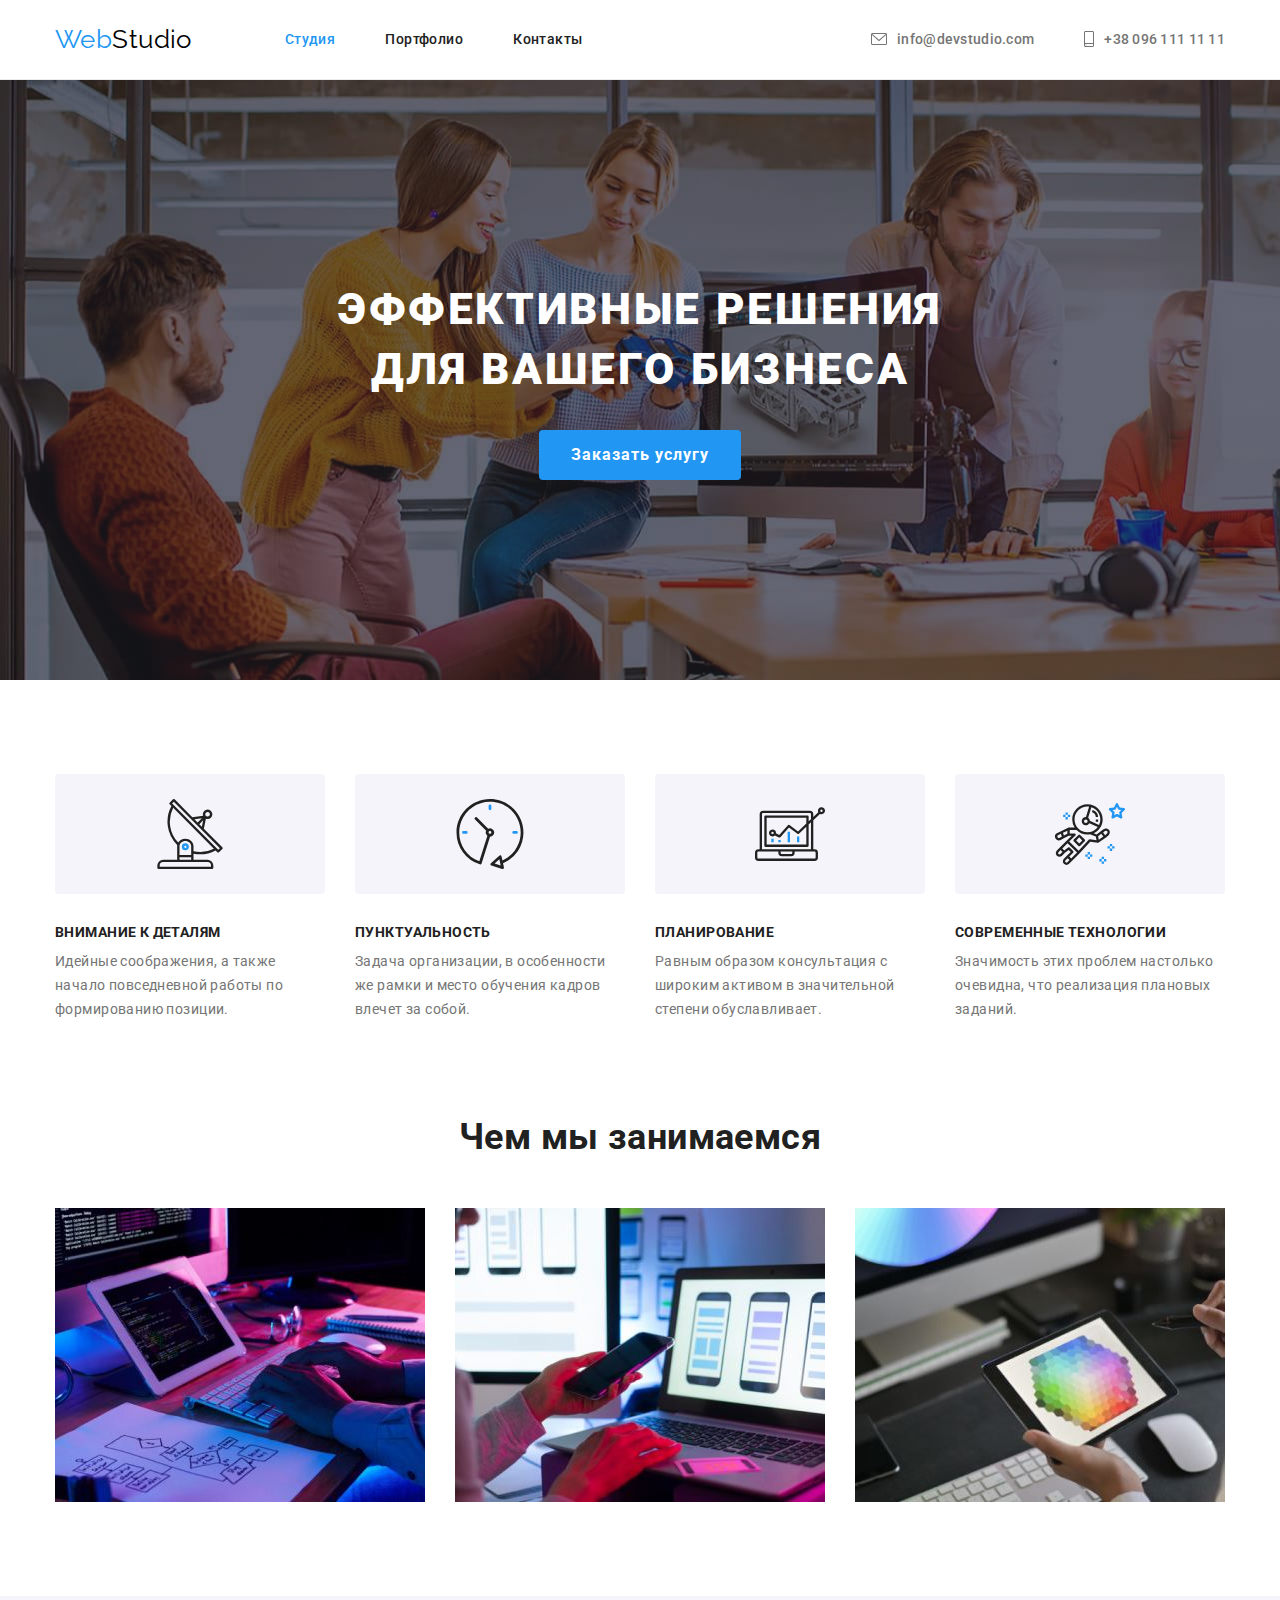
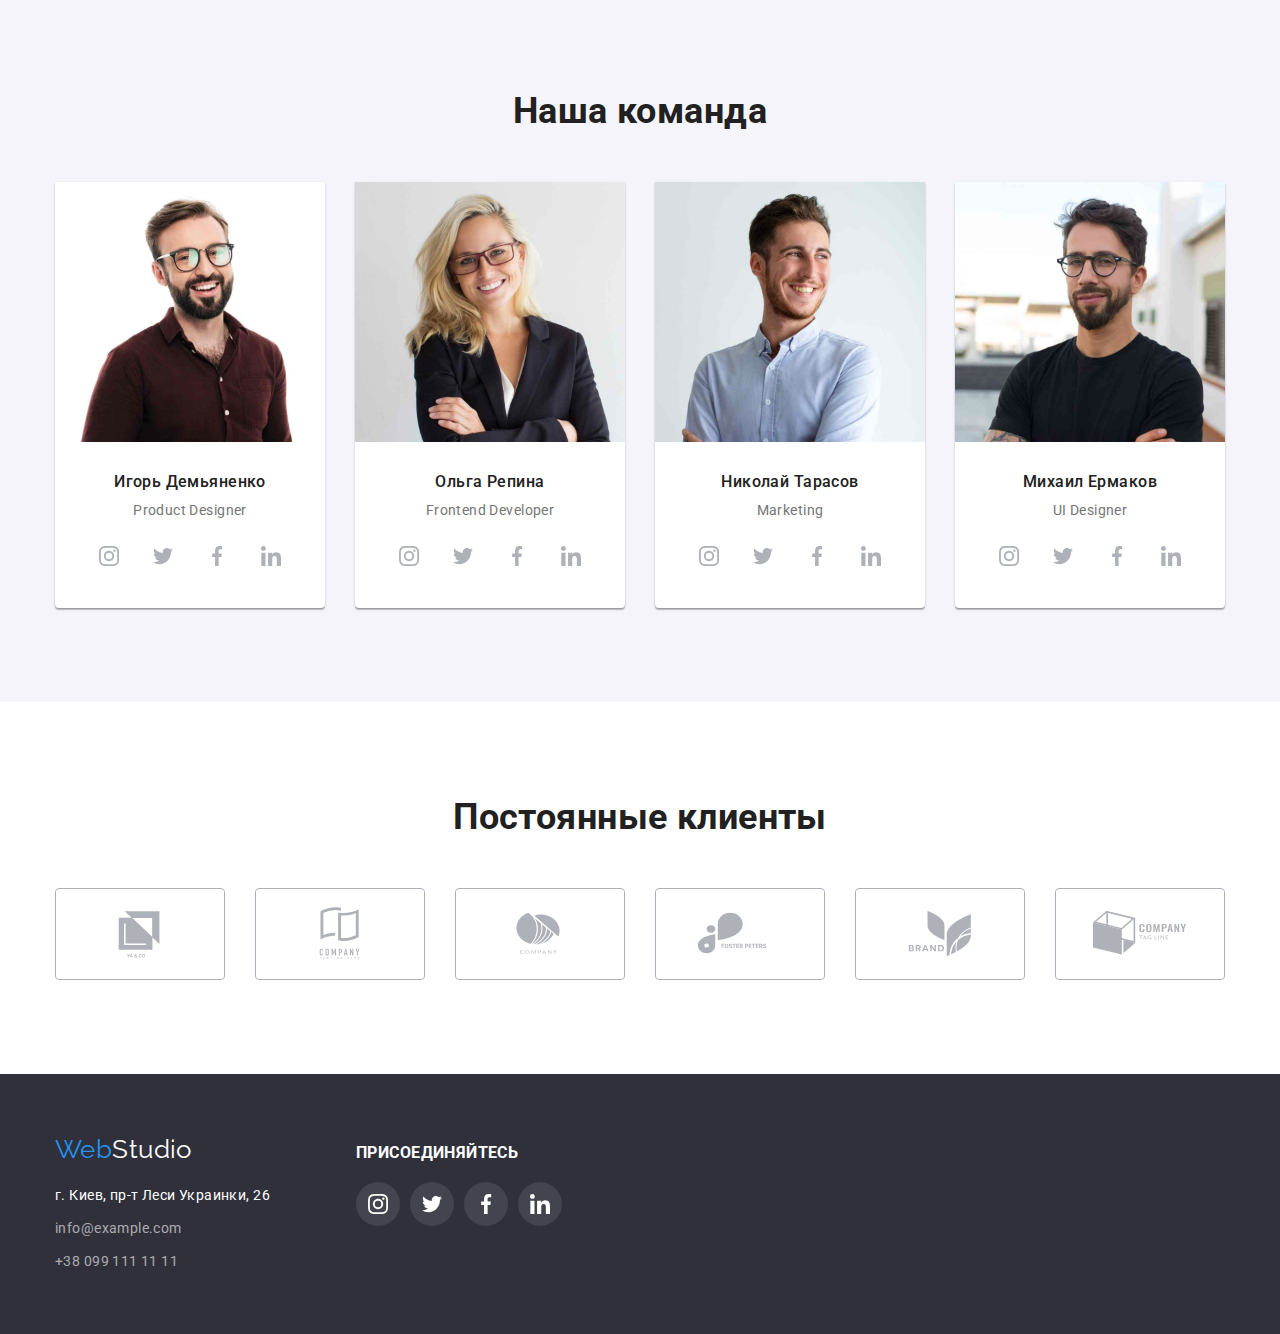
<file: index.html>
<!DOCTYPE html>
<html lang="ru">
  <head>
    <meta charset="UTF-8" />
    <meta http-equiv="X-UA-Compatible" content="IE=edge" />
    <meta name="viewport" content="width=device-width, initial-scale=1.0" />
    <title>Студия</title>
    <link rel="preconnect" href="https://fonts.googleapis.com" />
    <link rel="preconnect" href="https://fonts.gstatic.com" crossorigin />
    <link
      href="https://fonts.googleapis.com/css2?family=Raleway:wght@700&family=Roboto:wght@400;500;700;900&display=swap"
      rel="stylesheet"
    />
    <link
      rel="stylesheet"
      href="https://cdnjs.cloudflare.com/ajax/libs/modern-normalize/1.1.0/modern-normalize.css"
      integrity="sha512-Y0MM+V6ymRKN2zStTqzQ227DWhhp4Mzdo6gnlRnuaNCbc+YN/ZH0sBCLTM4M0oSy9c9VKiCvd4Jk44aCLrNS5Q=="
      crossorigin="anonymous"
      referrerpolicy="no-referrer"
    />
    <link rel="stylesheet" href="css/style.css" />
  </head>
  <body>
    <!--Site-header-->
    <header class="site-header">
      <div class="container header">
        <a href="./index.html" class="logo"><span class="logo blue">Web</span>Studio</a>
        <nav class="navigation">
          <ul class="navigation-list">
            <li class="nav-item"><a class="nav-link current" href="./index.html">Студия</a></li>
            <li class="nav-item"><a class="nav-link" href="./portfolio.html">Портфолио</a></li>
            <li class="nav-item"><a class="nav-link" href="">Контакты</a></li>
          </ul>
        </nav>
        <ul class="contact-list">
          <li class="cantact-item">
            <a class="contact-link" href="mailto:info@devstudio.com">
              <svg class="contact-mail-icon" width="16" height="12">
                <use href="./images/icons.svg#icon-envelope"></use>
              </svg>
              info@devstudio.com
            </a>
          </li>
          <li class="cantact-item">
            <a class="contact-link" href="tel:+380961111111">
              <svg class="contact-smart-icon" width="10" height="16">
                <use href="./images/icons.svg#icon-smartphone"></use>
              </svg>
              +38 096 111 11 11
            </a>
          </li>
        </ul>
      </div>
    </header>
    <!--Main content-->
    <main>
      <!--Hero-->
      <section class="section hero hero-image">
        <div class="container hero">
          <h1 class="hero-title">Эффективные решения для вашего бизнеса</h1>
          <button class="hero-btn" type="button">Заказать услугу</button>
        </div>
      </section>
      <!--Work-->
      <section class="section work">
        <div class="container">
          <h2 class="work-title">Work</h2>
          <ul class="work-list">
            <li class="work-item">
              <div class="work-icon-wrap">
                <svg class="work-icon" width="70" height="70">
                  <use href="./images/icons.svg#icon-antenna"></use>
                </svg>
              </div>
              <h3 class="work-subtitle">Внимание к деталям</h3>
              <p class="work-text">
                Идейные соображения, а также начало повседневной работы по формированию позиции.
              </p>
            </li>
            <li class="work-item">
              <div class="work-icon-wrap">
                <svg class="work-icon" width="70" height="70">
                  <use href="./images/icons.svg#icon-clock"></use>
                </svg>
              </div>
              <h3 class="work-subtitle">Пунктуальность</h3>
              <p class="work-text">
                Задача организации, в особенности же рамки и место обучения кадров влечет за собой.
              </p>
            </li>
            <li class="work-item">
              <div class="work-icon-wrap">
                <svg class="work-icon" width="70" height="70">
                  <use href="./images/icons.svg#icon-diagram"></use>
                </svg>
              </div>
              <h3 class="work-subtitle">Планирование</h3>
              <p class="work-text">
                Равным образом консультация с широким активом в значительной степени обуславливает.
              </p>
            </li>
            <li class="work-item">
              <div class="work-icon-wrap">
                <svg class="work-icon" width="70" height="70">
                  <use href="./images/icons.svg#icon-astronaut"></use>
                </svg>
              </div>
              <h3 class="work-subtitle">Современные технологии</h3>
              <p class="work-text">
                Значимость этих проблем настолько очевидна, что реализация плановых заданий.
              </p>
            </li>
          </ul>
        </div>
      </section>
      <!--About-->
      <section class="section about">
        <div class="container">
          <h2 class="about-title">Чем мы занимаемся</h2>
          <ul class="about-list">
            <li class="about-item">
              <img class="about-img" src="./images/box1.jpg" alt="Программирование" width="370" />
            </li>
            <li class="about-item">
              <img
                class="about-img"
                src="./images/box2.jpg"
                alt="Мобильные приложения"
                width="370"
              />
            </li>
            <li class="about-item">
              <img class="about-img" src="./images/box3.jpg" alt="Дизайн" width="370" />
            </li>
          </ul>
        </div>
      </section>
      <!--Team-->
      <section class="section team">
        <div class="container">
          <h2 class="team-title">Наша команда</h2>
          <ul class="team-list">
            <li class="team-item">
              <img class="team-img" src="./images/ProductDesigner.jpg" alt="Игорь Демьяненко" />
              <h3 class="team-subtitle">Игорь Демьяненко</h3>
              <p class="team-text" lang="en">Product Designer</p>
              <ul class="team-links">
                <li class="links-item">
                  <a class="social-link" href="">
                    <svg class="social-icon" width="20" height="20">
                      <use href="./images/icons.svg#icon-instagram"></use>
                    </svg>
                  </a>
                </li>
                <li class="links-item">
                  <a class="social-link" href="">
                    <svg class="social-icon" width="20" height="20">
                      <use href="./images/icons.svg#icon-twitter"></use>
                    </svg>
                  </a>
                </li>
                <li class="links-item">
                  <a class="social-link" href="">
                    <svg class="social-icon" width="20" height="20">
                      <use href="./images/icons.svg#icon-facebook"></use>
                    </svg>
                  </a>
                </li>
                <li class="links-item">
                  <a class="social-link" href="">
                    <svg class="social-icon" width="20" height="20">
                      <use href="./images/icons.svg#icon-linkedin"></use>
                    </svg>
                  </a>
                </li>
              </ul>
            </li>
            <li class="team-item">
              <img class="team-img" src="./images/FrontendDeveloper.jpg" alt="Ольга Репина" />
              <h3 class="team-subtitle">Ольга Репина</h3>
              <p class="team-text" lang="en">Frontend Developer</p>
              <ul class="team-links">
                <li class="links-item">
                  <a class="social-link" href="">
                    <svg class="social-icon" width="20" height="20">
                      <use href="./images/icons.svg#icon-instagram"></use>
                    </svg>
                  </a>
                </li>
                <li class="links-item">
                  <a class="social-link" href="">
                    <svg class="social-icon" width="20" height="20">
                      <use href="./images/icons.svg#icon-twitter"></use>
                    </svg>
                  </a>
                </li>
                <li class="links-item">
                  <a class="social-link" href="">
                    <svg class="social-icon" width="20" height="20">
                      <use href="./images/icons.svg#icon-facebook"></use>
                    </svg>
                  </a>
                </li>
                <li class="links-item">
                  <a class="social-link" href="">
                    <svg class="social-icon" width="20" height="20">
                      <use href="./images/icons.svg#icon-linkedin"></use>
                    </svg>
                  </a>
                </li>
              </ul>
            </li>
            <li class="team-item">
              <img class="team-img" src="./images/Marketing.jpg" alt="Николай Тарасов" />
              <h3 class="team-subtitle">Николай Тарасов</h3>
              <p class="team-text" lang="en">Marketing</p>
              <ul class="team-links">
                <li class="links-item">
                  <a class="social-link" href="">
                    <svg class="social-icon" width="20" height="20">
                      <use href="./images/icons.svg#icon-instagram"></use>
                    </svg>
                  </a>
                </li>
                <li class="links-item">
                  <a class="social-link" href="">
                    <svg class="social-icon" width="20" height="20">
                      <use href="./images/icons.svg#icon-twitter"></use>
                    </svg>
                  </a>
                </li>
                <li class="links-item">
                  <a class="social-link" href="">
                    <svg class="social-icon" width="20" height="20">
                      <use href="./images/icons.svg#icon-facebook"></use>
                    </svg>
                  </a>
                </li>
                <li class="links-item">
                  <a class="social-link" href="">
                    <svg class="social-icon" width="20" height="20">
                      <use href="./images/icons.svg#icon-linkedin"></use>
                    </svg>
                  </a>
                </li>
              </ul>
            </li>
            <li class="team-item">
              <img class="team-img" src="./images/UIDesigner.jpg" alt="Михаил Ермаков" />
              <h3 class="team-subtitle">Михаил Ермаков</h3>
              <p class="team-text" lang="en">UI Designer</p>
              <ul class="team-links">
                <li class="links-item">
                  <a class="social-link" href="">
                    <svg class="social-icon" width="20" height="20">
                      <use href="./images/icons.svg#icon-instagram"></use>
                    </svg>
                  </a>
                </li>
                <li class="links-item">
                  <a class="social-link" href="">
                    <svg class="social-icon" width="20" height="20">
                      <use href="./images/icons.svg#icon-twitter"></use>
                    </svg>
                  </a>
                </li>
                <li class="links-item">
                  <a class="social-link" href="">
                    <svg class="social-icon" width="20" height="20">
                      <use href="./images/icons.svg#icon-facebook"></use>
                    </svg>
                  </a>
                </li>
                <li class="links-item">
                  <a class="social-link" href="">
                    <svg class="social-icon" width="20" height="20">
                      <use href="./images/icons.svg#icon-linkedin"></use>
                    </svg>
                  </a>
                </li>
              </ul>
            </li>
          </ul>
        </div>
      </section>
    </main>

    <!-- Our clients -->
    <section class="section">
      <div class="container">
        <h2 class="clients-title">Постоянные клиенты</h2>
        <ul class="clients-list">
          <li class="client-item">
            <a class="client-link" href="">
              <svg class="client-logo" width="106" height="60">
                <use href="./images/icons.svg#icon-Logo1"></use>
              </svg>
            </a>
          </li>
          <li class="client-item">
            <a class="client-link" href="">
              <svg class="client-logo" width="106" height="60">
                <use href="./images/icons.svg#icon-Logo2"></use>
              </svg>
            </a>
          </li>
          <li class="client-item">
            <a class="client-link" href="">
              <svg class="client-logo" width="106" height="60">
                <use href="./images/icons.svg#icon-Logo3"></use>
              </svg>
            </a>
          </li>
          <li class="client-item">
            <a class="client-link" href="">
              <svg class="client-logo" width="106" height="60">
                <use href="./images/icons.svg#icon-Logo4"></use>
              </svg>
            </a>
          </li>
          <li class="client-item">
            <a class="client-link" href="">
              <svg class="client-logo" width="106" height="60">
                <use href="./images/icons.svg#icon-Logo5"></use>
              </svg>
            </a>
          </li>
          <li class="client-item">
            <a class="client-link" href="">
              <svg class="client-logo" width="106" height="60">
                <use href="./images/icons.svg#icon-Logo6"></use>
              </svg>
            </a>
          </li>
        </ul>
      </div>
    </section>

    <!--Footer-->
    <footer class="section-footer">
      <div class="container footer">
        <div class="footer-wrapper">
          <a class="footer-logo" href="./index.html"><span class="blue">Web</span>Studio</a>
          <address class="footer-contact">
            <ul class="footer-list">
              <li class="footer-item">
                <a
                  class="link-footer"
                  href="https://goo.gl/maps/piqngm7oDQpEDh6u6"
                  target="_blank"
                  rel="noopener nofollow noreferrer"
                  >г. Киев, пр-т Леси Украинки, 26
                </a>
              </li>
              <li class="footer-item">
                <a class="link-footer opacity" href="mailto:info@example.com">info@example.com</a>
              </li>
              <li class="footer-item">
                <a class="link-footer opacity" href="tel:+380991111111">+38 099 111 11 11</a>
              </li>
            </ul>
          </address>
        </div>
        <div class="footer-soc-wrapper">
          <h3 class="footer-soc-subtitle">Присоединяйтесь</h3>
          <ul class="footer-soc-links">
            <li class="footer-soc-item">
              <a class="footer-soc-link" href="">
                <svg class="footer-soc-icon" width="20" height="20">
                  <use href="./images/icons.svg#icon-instagram_footer"></use>
                </svg>
              </a>
            </li>
            <li class="footer-soc-item">
              <a class="footer-soc-link" href="">
                <svg class="footer-soc-icon" width="20" height="20">
                  <use href="./images/icons.svg#icon-twitter_footer"></use>
                </svg>
              </a>
            </li>
            <li class="footer-soc-item">
              <a class="footer-soc-link" href="">
                <svg class="footer-soc-icon" width="20" height="20">
                  <use href="./images/icons.svg#icon-facebook_footer"></use>
                </svg>
              </a>
            </li>
            <li class="footer-soc-item">
              <a class="footer-soc-link" href="">
                <svg class="footer-soc-icon" width="20" height="20">
                  <use href="./images/icons.svg#icon-linkedin_footer"></use>
                </svg>
              </a>
            </li>
          </ul>
        </div>
      </div>
    </footer>
  </body>
</html>
</file>
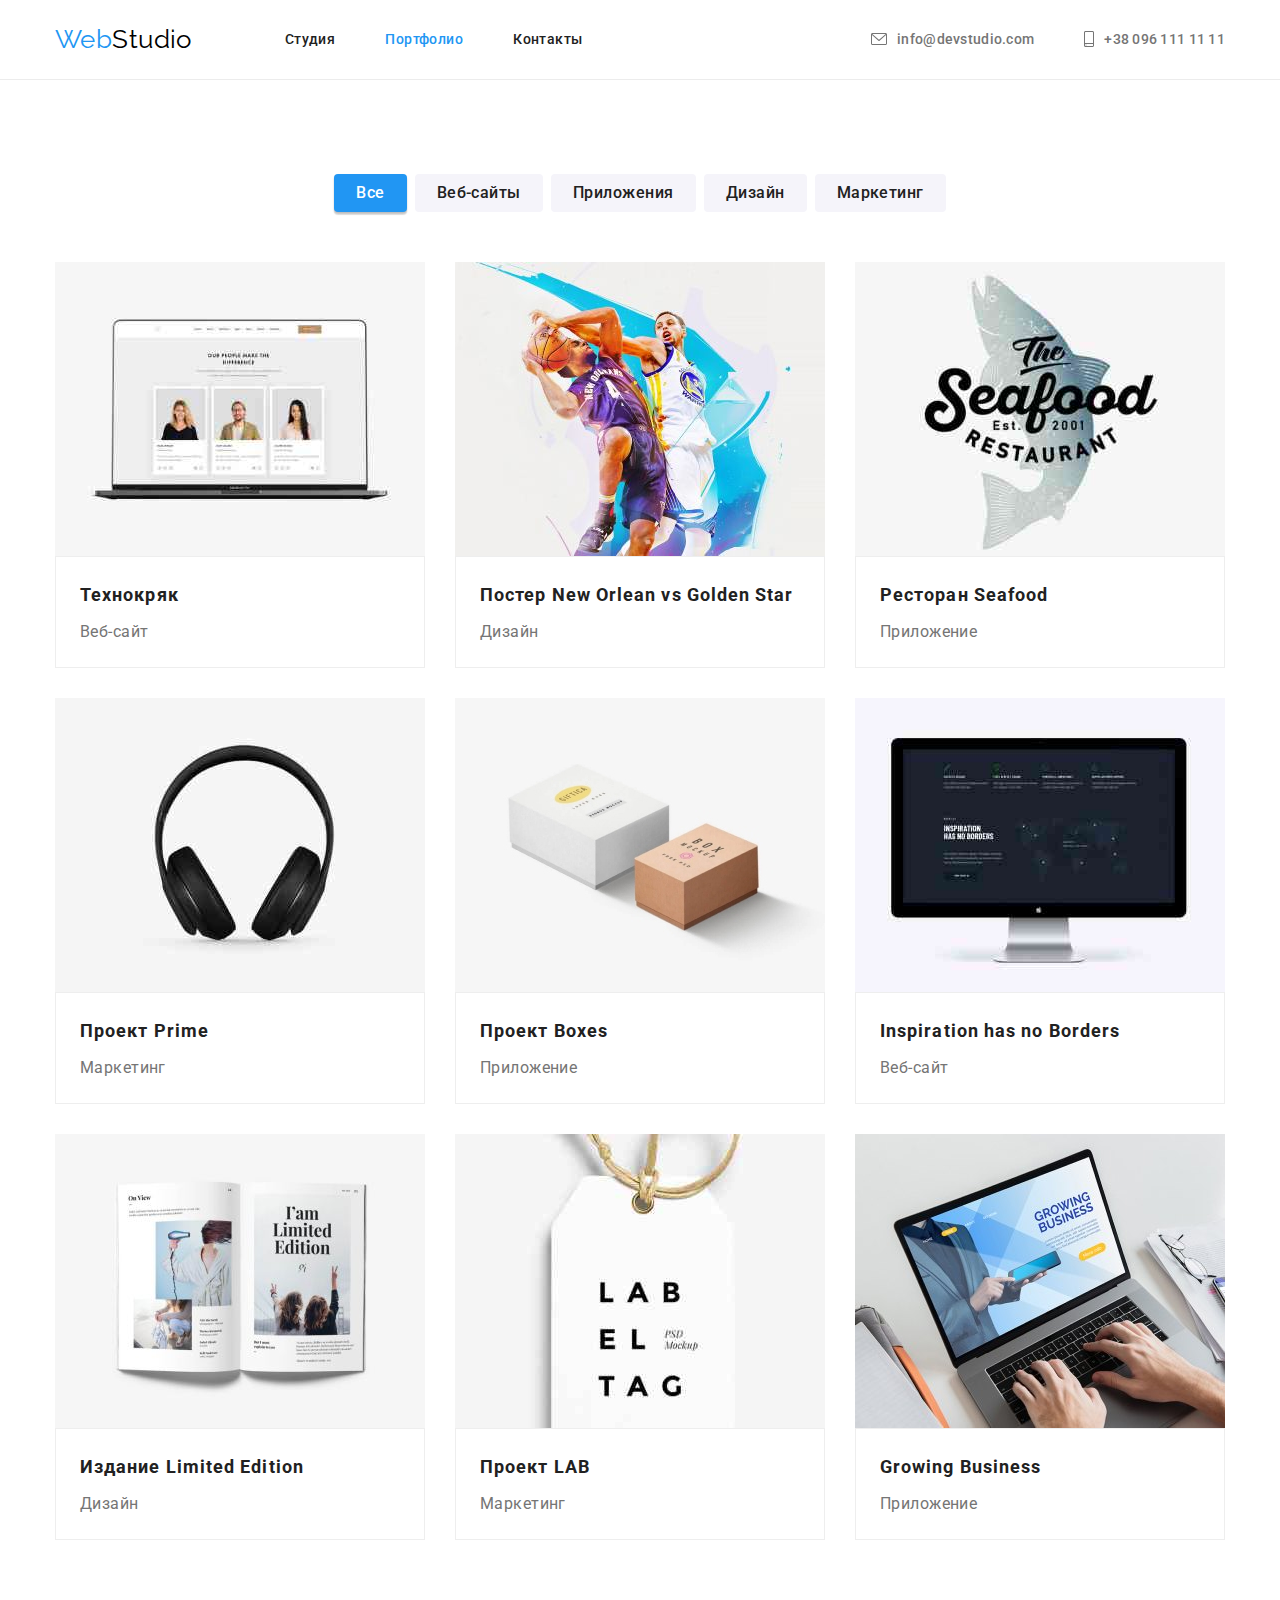
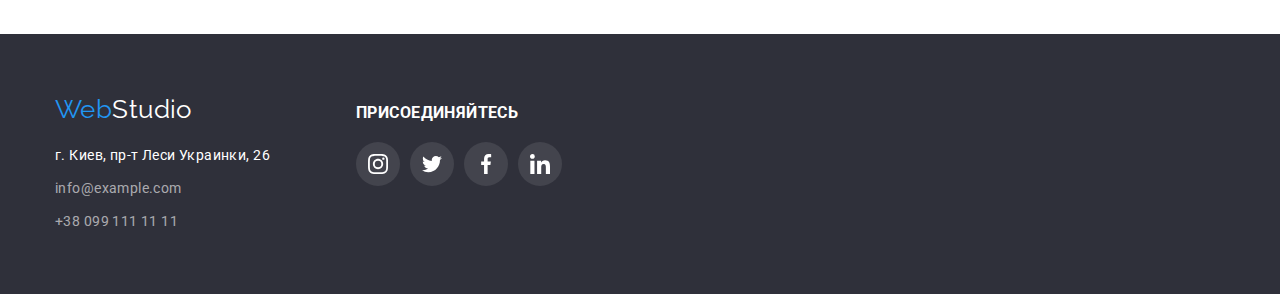
<file: portfolio.html>
<!DOCTYPE html>
<html lang="en">
  <head>
    <meta charset="UTF-8" />
    <meta http-equiv="X-UA-Compatible" content="IE=edge" />
    <meta name="viewport" content="width=device-width, initial-scale=1.0" />
    <title>Портфолио</title>
    <link rel="preconnect" href="https://fonts.googleapis.com" />
    <link rel="preconnect" href="https://fonts.gstatic.com" crossorigin />
    <link
      href="https://fonts.googleapis.com/css2?family=Raleway:wght@700&family=Roboto:wght@400;500;700;900&display=swap"
      rel="stylesheet"
    />
    <link
      rel="stylesheet"
      href="https://cdnjs.cloudflare.com/ajax/libs/modern-normalize/1.1.0/modern-normalize.css"
      integrity="sha512-Y0MM+V6ymRKN2zStTqzQ227DWhhp4Mzdo6gnlRnuaNCbc+YN/ZH0sBCLTM4M0oSy9c9VKiCvd4Jk44aCLrNS5Q=="
      crossorigin="anonymous"
      referrerpolicy="no-referrer"
    />
    <link rel="stylesheet" href="css/style.css" />
  </head>
  <body>
    <!--Site header-->
    <header class="site-header">
      <div class="container header">
        <a href="./index.html" class="logo"><span class="logo blue">Web</span>Studio</a>
        <nav class="navigation">
          <ul class="navigation-list">
            <li class="nav-item"><a class="nav-link" href="./index.html">Студия</a></li>
            <li class="nav-item">
              <a class="nav-link current" href="./portfolio.html">Портфолио</a>
            </li>
            <li class="nav-item"><a class="nav-link" href="">Контакты</a></li>
          </ul>
        </nav>
        <ul class="contact-list">
          <li class="cantact-item">
            <a class="contact-link" href="mailto:info@devstudio.com">
              <svg class="contact-mail-icon" width="16" height="12">
                <use href="./images/icons.svg#icon-envelope"></use>
              </svg>
              info@devstudio.com
            </a>
          </li>
          <li class="cantact-item">
            <a class="contact-link" href="tel:+380961111111">
              <svg class="contact-smart-icon" width="10" height="16">
                <use href="./images/icons.svg#icon-smartphone"></use>
              </svg>
              +38 096 111 11 11
            </a>
          </li>
        </ul>
      </div>
    </header>
    <main>
      <!--Portfolio-->
      <section class="section portfolio">
        <div class="container">
          <h1 class="portfolio-title">Portfolio</h1>
          <ul class="portfolio-filter">
            <li class="filter-item">
              <button class="filter-btn current" type="button">Все</button>
            </li>
            <li class="filter-item"><button class="filter-btn" type="button">Веб-сайты</button></li>
            <li class="filter-item">
              <button class="filter-btn" type="button">Приложения</button>
            </li>
            <li class="filter-item"><button class="filter-btn" type="button">Дизайн</button></li>
            <li class="filter-item"><button class="filter-btn" type="button">Маркетинг</button></li>
          </ul>
          <ul class="portfolio-list">
            <li class="portfolio-item">
              <a class="portfolio-link" href="">
                <img
                  class="portfolio-img"
                  src="./images/website.jpg"
                  alt="Пример сайта Технокряк"
                  width="370"
                />
                <div class="portfolio-box">
                  <h2 class="portfolio-subtitle">Технокряк</h2>
                  <p class="portfolio-text">Веб-сайт</p>
                </div>
              </a>
            </li>
            <li class="portfolio-item">
              <a class="portfolio-link" href="">
                <img
                  class="portfolio-img"
                  src="./images/design.jpg"
                  alt="Пример дизайна постер New Orlean vs Golden Star"
                  width="370"
                />
                <div class="portfolio-box">
                  <h2 class="portfolio-subtitle">Постер New Orlean vs Golden Star</h2>
                  <p class="portfolio-text">Дизайн</p>
                </div>
              </a>
            </li>
            <li class="portfolio-item">
              <a class="portfolio-link" href="">
                <img
                  class="portfolio-img"
                  src="./images/app.jpg"
                  alt="Пример приложение ресторан Seafood"
                  width="370"
                />
                <div class="portfolio-box">
                  <h2 class="portfolio-subtitle" lang="en">Ресторан Seafood</h2>
                  <p class="portfolio-text">Приложение</p>
                </div>
              </a>
            </li>
            <li class="portfolio-item">
              <a class="portfolio-link" href="">
                <img
                  class="portfolio-img"
                  src="./images/marketing1.jpg"
                  alt="Пример маркетинга проект Prime"
                  width="370"
                />
                <div class="portfolio-box">
                  <h2 class="portfolio-subtitle" lang="en">Проект Prime</h2>
                  <p class="portfolio-text">Маркетинг</p>
                </div>
              </a>
            </li>
            <li class="portfolio-item">
              <a class="portfolio-link" href="">
                <img
                  class="portfolio-img"
                  src="./images/app2.jpg"
                  alt="Пример приложение проект Boxes"
                  width="370"
                />
                <div class="portfolio-box">
                  <h2 class="portfolio-subtitle" lang="en">Проект Boxes</h2>
                  <p class="portfolio-text">Приложение</p>
                </div>
              </a>
            </li>
            <li class="portfolio-item">
              <a class="portfolio-link" href="">
                <img
                  class="portfolio-img"
                  src="./images/website2.jpg"
                  alt="Пример сайта Inspiration has no Borders"
                  width="370"
                />
                <div class="portfolio-box">
                  <h2 class="portfolio-subtitle" lang="en">Inspiration has no Borders</h2>
                  <p class="portfolio-text">Веб-сайт</p>
                </div>
              </a>
            </li>
            <li class="portfolio-item">
              <a class="portfolio-link" href="">
                <img
                  class="portfolio-img"
                  src="./images/design2.jpg"
                  alt="Пример дизайна издание Limited Edition"
                  width="370"
                />
                <div class="portfolio-box">
                  <h2 class="portfolio-subtitle" lang="en">Издание Limited Edition</h2>
                  <p class="portfolio-text">Дизайн</p>
                </div>
              </a>
            </li>
            <li class="portfolio-item">
              <a class="portfolio-link" href="">
                <img
                  class="portfolio-img"
                  src="./images/marketing2.jpg"
                  alt="Пример маркетинга проект LAB"
                  width="370"
                />
                <div class="portfolio-box">
                  <h2 class="portfolio-subtitle" lang="en">Проект LAB</h2>
                  <p class="portfolio-text">Маркетинг</p>
                </div>
              </a>
            </li>
            <li class="portfolio-item">
              <a class="portfolio-link" href="">
                <img
                  class="portfolio-img"
                  src="./images/app3.jpg"
                  alt="Пример приложение Growing Business"
                  width="370"
                />
                <div class="portfolio-box">
                  <h2 class="portfolio-subtitle" lang="en">Growing Business</h2>
                  <p class="portfolio-text">Приложение</p>
                </div>
              </a>
            </li>
          </ul>
        </div>
      </section>
    </main>
    <!--Footer-->
    <footer class="section-footer">
      <div class="container footer">
        <div class="footer-wrapper">
          <a class="footer-logo" href="./index.html"><span class="blue">Web</span>Studio</a>
          <address class="footer-contact">
            <ul class="footer-list">
              <li class="footer-item">
                <a
                  class="link-footer"
                  href="https://goo.gl/maps/piqngm7oDQpEDh6u6"
                  target="_blank"
                  rel="noopener nofollow noreferrer"
                  >г. Киев, пр-т Леси Украинки, 26
                </a>
              </li>
              <li class="footer-item">
                <a class="link-footer opacity" href="mailto:info@example.com">info@example.com</a>
              </li>
              <li class="footer-item">
                <a class="link-footer opacity" href="tel:+380991111111">+38 099 111 11 11</a>
              </li>
            </ul>
          </address>
        </div>
        <div class="footer-soc-wrapper">
          <h3 class="footer-soc-subtitle">Присоединяйтесь</h3>
          <ul class="footer-soc-links">
            <li class="footer-soc-item">
              <a class="footer-soc-link" href="">
                <svg class="footer-soc-icon" width="20" height="20">
                  <use href="./images/icons.svg#icon-instagram_footer"></use>
                </svg>
              </a>
            </li>
            <li class="footer-soc-item">
              <a class="footer-soc-link" href="">
                <svg class="footer-soc-icon" width="20" height="20">
                  <use href="./images/icons.svg#icon-twitter_footer"></use>
                </svg>
              </a>
            </li>
            <li class="footer-soc-item">
              <a class="footer-soc-link" href="">
                <svg class="footer-soc-icon" width="20" height="20">
                  <use href="./images/icons.svg#icon-facebook_footer"></use>
                </svg>
              </a>
            </li>
            <li class="footer-soc-item">
              <a class="footer-soc-link" href="">
                <svg class="footer-soc-icon" width="20" height="20">
                  <use href="./images/icons.svg#icon-linkedin_footer"></use>
                </svg>
              </a>
            </li>
          </ul>
        </div>
      </div>
    </footer>
  </body>
</html>
</file>
<file: css/style.css>
:root {
    --first-text-color: #212121;
    --second-text-color: #757575;
    --third-text-color: #000000;
    --section-intro-footer-color: #2F303A;
    --section-team-color: #F5F4FA;
    --decoration: none;
    --link-hover-focus-color: rgb(33, 150, 243);
    --first-btn-hover: rgb(24, 140, 232);
    --white-color: #fff;
    --opacity: rgba(255, 255, 255, 0.6);
    --second-btn-back: #F5F4FA;
    --border-color: rgba(238, 238, 238, 1);
    --shadow-color-first: rgba(0, 0, 0, 0.12);
    --shadow-color-second: rgba(0, 0, 0, 0.14);
    --shadow-color-third: rgba(0, 0, 0, 0.2);
    --border-bottom: #ECECEC;
    --contact-link-fill:#757575;
    --hero-back-color:#C4C4C4;
    --work-icon-back:#F5F4FA;
    --soc-link-color:#AFB1B8;
    --soc-link-back:#43444D;
    --soc-link-hover:#FFFFFF;
    --soc-link-hover-back:#2196f3;
    --f-w-500: 500;
    --f-w-700: 700;
}






/*BODY*/

body {
    background-color: var(--white-color);
    color: var(--first-text-color);
    font-family: "Roboto", sans-serif;
    font-size: 14px;
    letter-spacing: 0.03em;
}




/* utility */
/* main section */
.section {
    padding: 94px 0 94px;
}

/* main container 1200px */
.container {
    width: 1200px;
    margin-left: auto;
    margin-right: auto;
    padding: 0 15px;
}



/* img 4px bag */
.about-img,
.team-img,
.portfolio-img {
    display: block;
    max-width: 100%;
    height: auto;
}


/* list decoretion */
.navigation-list,
.contact-list,
.work-list,
.about-list,
.team-list,
.footer-list,
.portfolio-filter,
.portfolio-list,
.team-links,
.clients-list,
.footer-soc-links {
    list-style-type: none;
    margin-top: 0;
    margin-bottom: 0;
    padding: 0;
}


.work-item:not(:last-child),
.about-item:not(:last-child) {
    margin-right: 30px;
}


/*hidden headers*/
.work-title,
.portfolio-title {
    position: absolute;
    width: 1px;
    height: 1px;
    margin: -1px;
    border: 0;
    padding: 0;
    white-space: nowrap;
    clip-path: inset(100%);
    clip: rect(0 0 0 0);
    overflow: hidden;
}






/*SITE-HEADER*/
.site-header {
    border-bottom: 1px solid var(--border-bottom);
    padding-top: 24px;
    padding-bottom: 25px;
}

.container.header {
    display: flex;
    align-items: center;
}

.navigation {
    margin-left: 93px;
}

.navigation-list {
    display: flex;
}

.contact-list {
    display: flex;
    margin-left: auto;
}

.nav-item:not(:last-child) {
    margin-right: 50px;
}

.cantact-item:not(:last-child) {
    margin-right: 50px;
}


.logo {
    color: var(--third-text-color);
    font-family: "Raleway", sans-serif;
    font-size: 26px;
    text-decoration: var(--decoration);
    line-height: 1.17;
}

.blue {
    color: var(--link-hover-focus-color);
}

.nav-link {
    color: var(--first-text-color);
    font-weight: var(--f-w-500);
    text-decoration: var(--decoration);
    line-height: 1.17;
}

.nav-link.current {
    color: var(--link-hover-focus-color);
}

.contact-link {
    display: flex;
    align-items: center;
    color: var(--second-text-color);
    font-weight: var(--f-w-500);
    letter-spacing: 0.02em;
    text-decoration: var(--decoration);
    line-height: 1.17;
    color: var(--contact-link-fill);
    /* fill: var(--contact-link-fill); */
}





.contact-link:hover .contact-mail-icon,
.contact-link:focus .contact-mail-icon,
.contact-link:hover .contact-smart-icon,
.contact-link:focus .contact-smart-icon {
    fill: var(--link-hover-focus-color);
}
  


.nav-link:hover,
.nav-link:focus,
.contact-link:hover,
.contact-link:focus,
.link-footer.opacity:hover,
.link-footer.opacity:focus {
    color: var(--link-hover-focus-color);
} 

.contact-smart-icon,
.contact-mail-icon {
    margin-right: 10px;
    fill: var(--contact-link-fill);
}




/*HERO*/
.container.hero {
    text-align: center;
   
}


.section.hero {
    max-width: 1600px;
    padding-top: 200px;
    margin-left: auto;
    margin-right: auto;
    padding-bottom: 200px;
    background-image: linear-gradient(rgba(47, 48, 58, 0.4), rgba(47, 48, 58, 0.4)), url(../images/Img.jpg);
    background-repeat: no-repeat;
    background-color: var(--hero-back-color);
} 




.hero-title {
    text-transform: uppercase;
    color: var(--white-color);
    font-weight: 900;
    font-size: 44px;
    letter-spacing: 0.06em;
    line-height: 1.36;
    margin: 0 auto;
    width: 696px;
}

.hero-btn {
    background-color: var(--link-hover-focus-color);
    color: var(--white-color);
    border: var(--decoration);
    font-family: inherit;
    font-weight: var(--f-w-700);
    font-size: 16px;
    line-height: 1.87;
    letter-spacing: 0.06em;
    cursor: pointer;

    margin-top: 30px;
    min-width: 200px;
    padding: 10px 32px 10px 32px;
    border-radius: 4px;
}

.hero-btn:hover,
.hero-btn:focus {
    background-color: var(--first-btn-hover);
}





/*WORK*/

.section.work {
    padding-bottom: 47px;
}

.work-list {
    display: flex;
}

.work-item {
    width: 270px;
}

.work-icon-wrap {
    display: flex;
    align-items: center;
    justify-content: center;
    width: 270px;
    height: 120px;
    background-color: var(--work-icon-back);
    margin-bottom: 30px;
    border-radius: 4px;
}


.work-subtitle {
    font-size: 14px;
    line-height: 1.17;
    text-transform: uppercase;
    margin-top: 0;
    margin-bottom: 10px;
}

.work-text {
    color: var(--second-text-color);
    line-height: 1.71;
    width: 270px;
    margin-top: 0;
    margin-bottom: 0;
}





/*ABOUT*/
.section.about {
    padding-top: 47px;
}


.about-title,
.team-title {
    font-size: 36px;
    line-height: 1.17;
    margin-top: 0;
    margin-bottom: 50px;
    margin-left: auto;
    text-align: center;
}

.about-list {
    display: flex;
}

.about-item {
    max-width: 370px;
}





/*TEAM*/

.section.team {
    background-color: var(--section-team-color);
    padding-bottom: 94px;
}


.team-list {
    display: flex;
    flex-wrap: wrap;
    gap: 30px;
}

.team-item {
    background-color: var(--white-color);
    box-shadow: 0px 1px 3px 0px var(--shadow-color-first), 0px 1px 1px 0px var(--shadow-color-second), 0px 2px 1px 0px var(--shadow-color-third);
    padding-bottom: 30px;
    border-radius: 0 0 4px 4px;
    width: calc((100% - 90px) / 4);
}


.team-subtitle {
    font-weight: var(--f-w-500);
    line-height: 1.17;
    margin: 30px 0 10px;
    text-align: center;
}

.team-text {
    color: var(--second-text-color);
    line-height: 1.17;
    margin: 0 0 16px;
    text-align: center;
}


.team-links,
.footer-soc-links {
    display: flex;
    justify-content: center;
}


.social-icon {
    fill: var(--soc-link-color);
}


.social-link:hover .social-icon,
.social-link:focus .social-icon {
    fill: var(--soc-link-hover);
}


.social-link,
.footer-soc-link {
    display: flex;
    align-items: center;
    justify-content: center;
    width: 44px;
    height: 44px;
    border-radius: 50%;
}


.social-link:hover,
.social-link:focus,
.footer-soc-link:hover,
.footer-soc-link:focus {
    background-color: var(--link-hover-focus-color);
    border-radius: 50%;
}


.links-item:not(:last-child),
.footer-soc-item:not(:last-child) {
    margin-right: 10px;
}





/* OUR CLIENTS */

.clients-title {
    text-align: center;
    font-size: 36px;
    font-weight: 700;
    line-height: 1.17;
    color: var(--first-text-color);
    margin-bottom: 50px;
    margin-top: 0;
    margin-left: auto;
    margin-right: auto;
    width: 390px;

}


.clients-list {
    display: flex;

}



.client-logo {
    fill: var(--soc-link-color);;
}


.client-link:hover .client-logo,
.client-link:focus .client-logo {
    fill: var(--soc-link-hover-back);;
}



.client-link {
    display: flex;
    align-items: center;
    justify-content: center;
    width: 170px;
    height: 92px;
    border: 1px solid var(--soc-link-color);
    border-radius: 4px;
}



.client-link:hover,
.client-link:focus {
    border: 1px solid var(--soc-link-hover-back);
}



.client-item:not(:last-child) {
    margin-right: 30px;
}





/*FOOTER*/

.footer-soc-subtitle {
    color: var(--white-color);
    line-height: 1.17;
    text-transform: uppercase;
    margin: 0 0 20px;
}

.section-footer {
    background-color: var(--section-intro-footer-color);
    padding: 60px 0;
}


.container.footer {
    display: flex;
    align-items: baseline;
}


.footer-wrapper {
    width: 231px;
    margin-right: 70px;
}

.footer-logo {
    color: var(--white-color);
    font-family: "Raleway", sans-serif;
    font-size: 26px;
    text-decoration: var(--decoration);
    line-height: 1.17;
}

.footer-contact {
    font-style: normal;
    margin-top: 20px;
}

.link-footer {
    color: var(--white-color);
    line-height: 1.8;
    text-decoration: var(--decoration);
    line-height: 1.71;
}

.footer-item:not(:last-child) {
    margin-bottom: 9px;
}

.opacity {
    color: var(--opacity);
}

.footer-soc-link {
    background-color: var(--soc-link-back);
    border-radius: 50%;
}


.footer-soc-links {
    justify-content: flex-start;
}




/*PORTFOLIO*/


.portfolio-link {
    display: block;
    text-decoration: none;
    color: var(--first-text-color);
}


.portfolio-link:hover,
.portfolio-link:focus {
    box-shadow: 1px 4px 6px 0px rgba(0, 0, 0, 0.16),
        0px 4px 4px 0px rgba(0, 0, 0, 0.06),
        0px 1px 1px 0px rgba(0, 0, 0, 0.12);
}


.portfolio-filter {
    display: flex;
    justify-content: center;
    margin-bottom: 50px;
    margin-left: auto;
    margin-right: auto;
}


.filter-btn {
    background-color: var(--second-btn-back);
    color: var(--first-text-color);
    font-family: inherit;
    font-size: 16px;
    font-weight: var(--f-w-500);
    line-height: 1.62;
    letter-spacing: 0.03em;
    border: var(--decoration);
    cursor: pointer;

    border-radius: 4px;
    padding: 6px 22px;
}



.filter-item:not(:last-child) {
    margin-right: 8px;
}


.filter-btn.current,
.filter-btn:hover,
.filter-btn:focus {
    background-color: var(--link-hover-focus-color);
    color: var(--white-color);
    box-shadow: 0px 2px 2px 0px rgba(0, 0, 0, 0.12),
        0px 1px 2px 0px rgba(0, 0, 0, 0.08),
        0px 3px 1px 0px rgba(0, 0, 0, 0.1);
}

.portfolio-subtitle {
    font-size: 18px;
    line-height: 2;
    letter-spacing: 0.06em;
    margin-top: 0;
    margin-bottom: 0;
}


.portfolio-list {
    display: flex;
    flex-wrap: wrap;
    gap: 30px;
}

.portfolio-box {
    border: 1px solid var(--border-color);
    padding: 20px 24px;
}

.portfolio-item {
    width: 370px;
}


.portfolio-text {
    font-size: 16px;
    color: var(--second-text-color);
    line-height: 1.87;
    margin-top: 4px;
    margin-left: auto;
    margin-right: auto;
    margin-bottom: 0;

}
</file>
